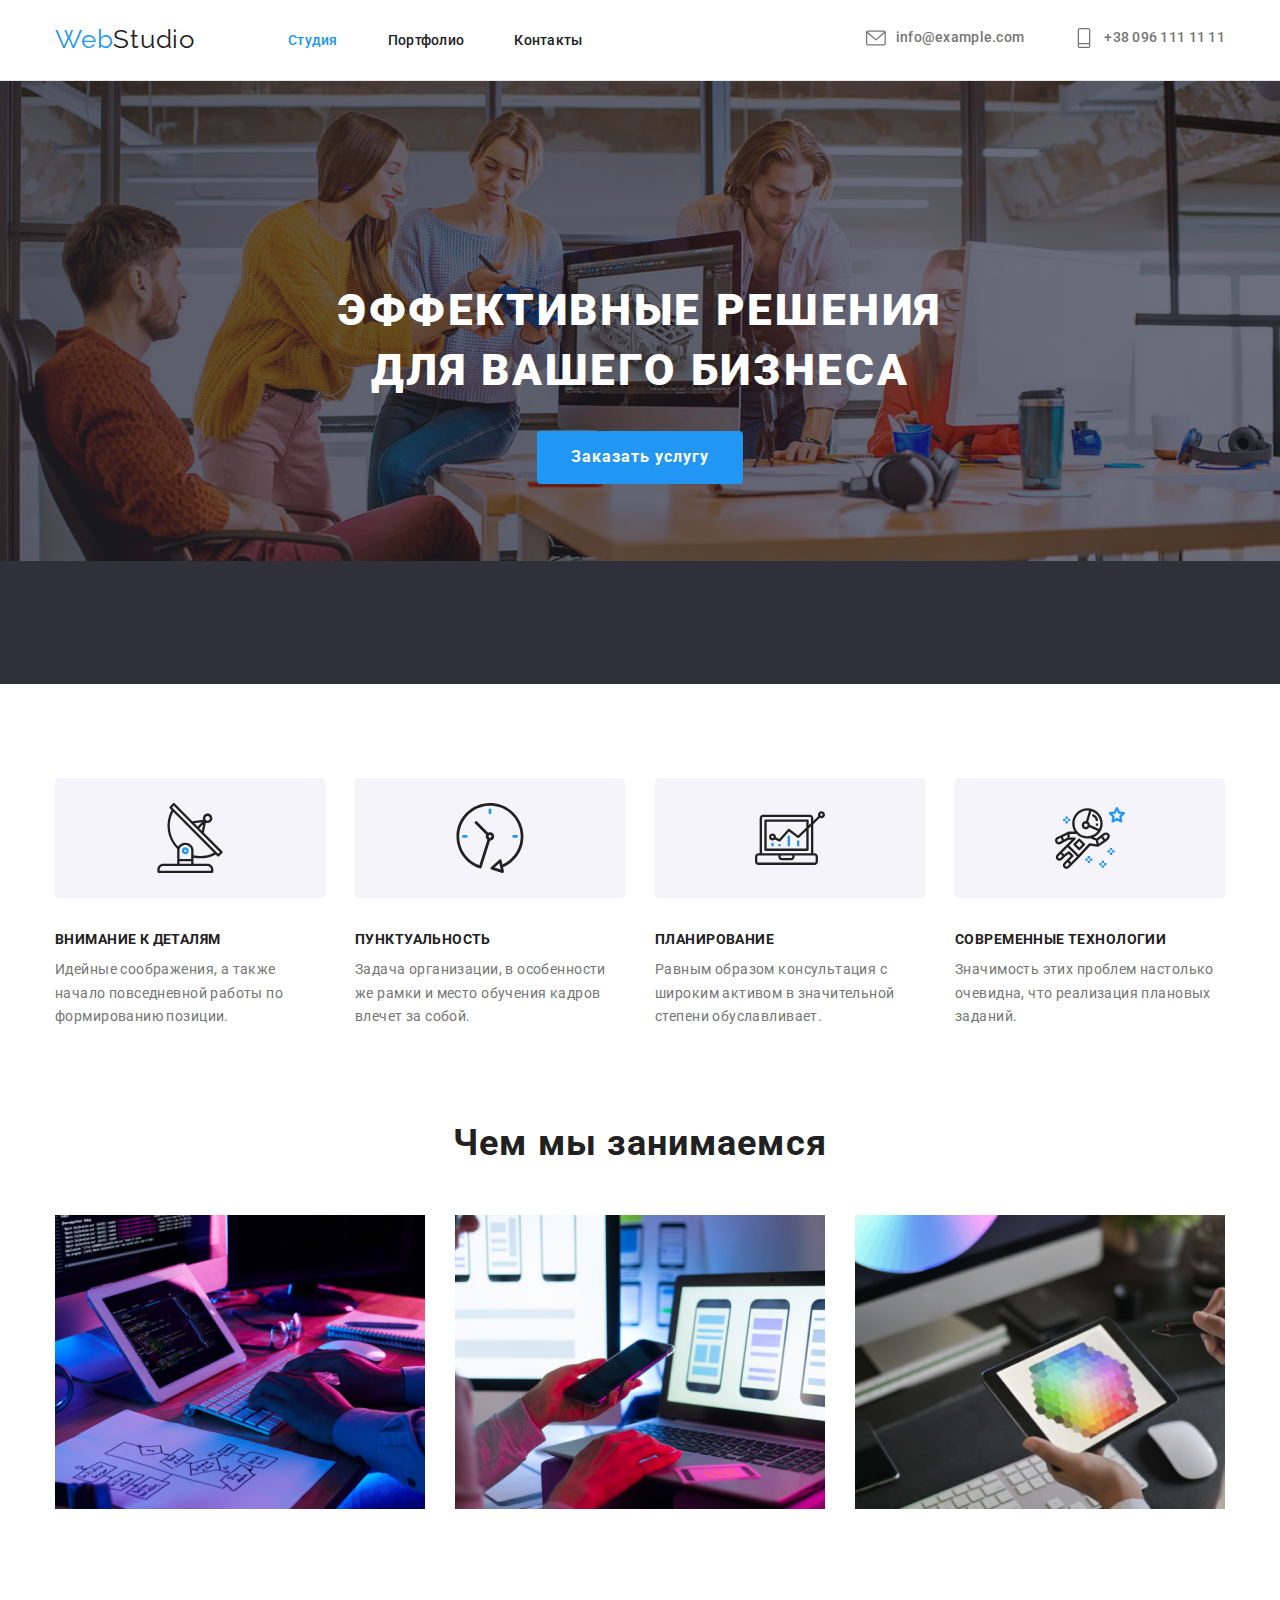
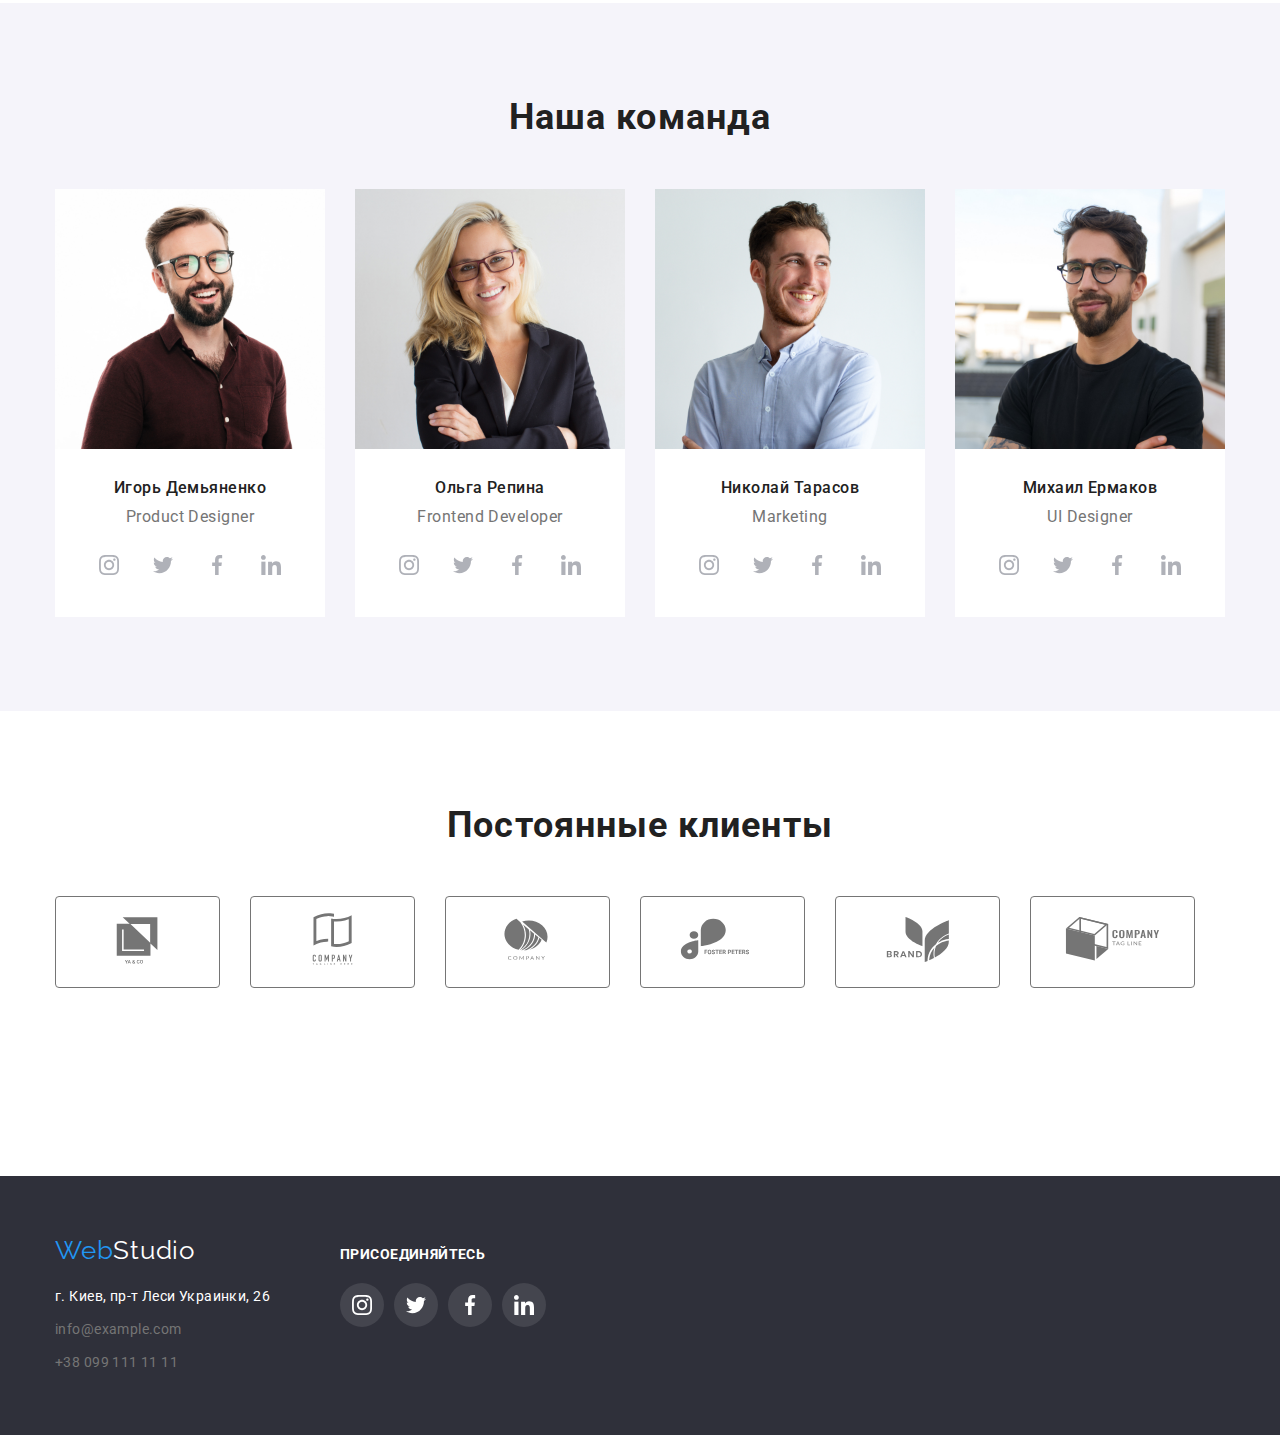
<file: index.html>
<!DOCTYPE html>
<html lang="en">

<head>
    <meta charset="UTF-8" />
    <meta http-equiv="X-UA-Compatible" content="IE=edge" />
    <meta name="viewport" content="width=device-width, initial-scale=1.0" />
    <title>Студия</title>
    <link rel="preconnect" href="https://fonts.googleapis.com" />
    <link rel="preconnect" href="https://fonts.gstatic.com" crossorigin />
    <link
        href="https://fonts.googleapis.com/css2?family=Raleway:wght@700&family=Roboto:wght@400;500;700;900&display=swap"
        rel="stylesheet" />
    <link rel="stylesheet" href="./modern-normalize.css" />
    <link rel="stylesheet" href="./CSS/styles.css" />
</head>

<body>
    <header class="page-header">
        <div class="container header-content">
            <a href="./index.html" class="logo">
                    Web<span class="logo_second">Studio</span>
                </a>
                <nav class="nav-block">
                    <ul class="site-nav">
                        <li class="item">
                            <a href="./index.html" class="link current">Студия</a>
                        </li>
                        <li class="item">
                            <a href="./portfolio.html" class="link">Портфолио</a>
                        </li>
                        <li class="item"><a href="" class="link">Контакты</a></li>
                    </ul>
                </nav>
                <ul class="auth-nav">
                    <li class="item">
                        <a href="mailto:info@example.com" class="link">
                            <svg class="social-icon" width="20" height="20">
                              <use href="./img/icon.svg#envelope"></use>
                            </svg>
                            info@example.com
                        </a>
                    </li>
                    <li class="item">
                        <a href="tel:+380961111111" class="link">
                            <svg class="social-icon" width="20" height="20">
                                <use href="./img/icon.svg#mobile"></use>
                            </svg>
                            +38 096 111 11 11</a>
                    </li>
                </ul>
            </div>
        </div>
    </header>
    <main>
        <section class="hero">
            <div class="container">
                <h1 class="title">
                    ЭФФЕКТИВНЫЕ РЕШЕНИЯ<br />
                    ДЛЯ ВАШЕГО БИЗНЕСА
                </h1>
                <button type="button" class="button">Заказать услугу</button>
            </div>
        </section>

        <!--Наши преимущества-->
        <section class="section">
            <div class="container">
                <h2 class="hide">Наши преимущества</h2>
                <ul class="feature-list">
                    <li class="item">
                    
                    <svg class="icon"  
                    width="70" height="70">
                    <use href="./img/icon.svg#group1"></use>
                    </svg>
                       
                        <h3 class="title">Внимание к деталям</h3>
                        <p class="text">
                            Идейные соображения, а также начало повседневной работы по
                            формированию позиции.
                        </p>
                    </li>
                    <li class="item"> 
                    <svg class="icon"  
                    width="70" height="70">
                    <use href="./img/icon.svg#group2"></use>
                    </svg>
                        <h3 class="title">Пунктуальность</h3>
                        <p class="text">
                            Задача организации, в особенности же рамки и место обучения
                            кадров влечет за собой.
                        </p>
                    </li>
                    <li class="item">
                         <svg class="icon"  
                    width="70" height="70">
                    <use href="./img/icon.svg#group3"></use>
                    </svg>
                        <h3 class="title">Планирование</h3>
                        <p class="text">
                            Равным образом консультация с широким активом в значительной
                            степени обуславливает.
                        </p>
                    </li>
                    <li class="item">
                         <svg class="icon"  
                    width="70" height="70">
                    <use href="./img/icon.svg#group4"></use>
                    </svg>
                        <h3 class="title">Современные технологии</h3>
                        <p class="text">
                            Значимость этих проблем настолько очевидна, что реализация
                            плановых заданий.
                        </p>
                    </li>
                </ul>
            </div>
        </section>
        <!--Секция "Чем мы занимаемся"-->
        <section class="section work">
            <div class="container">
                <h2 class="section-title">Чем мы занимаемся</h2>
                <ul class="works-list">
                    <li class="works">
                        <img src="./img/123.png" alt="Человек с клавиатурой" width="370" />
                    </li>
                    <li class="works">
                        <img src="./img/telefon.png" alt="Человек с телефоном" width="370" />
                    </li>
                    <li class="works">
                        <img src="./img/planshet.png" alt="Человек с планшетом" width="370" />
                    </li>
                </ul>
            </div>
        </section>
        <!--Секция "Наша команда"-->
        <section class="section team">
            <div class="container">
                <h2 class="section-title">Наша команда</h2>
                <ul class="workers-list">
                    <li class="works-img">
                        <img src="./img/Product.jpg" alt="Product designer" width="270" />
                        <div class="team-section">
                            <h3 class="title">Игорь Демьяненко</h3>
                            <p class="text">Product Designer</p>
                            <ul class="team-social-list">
                            <li>
                                <a href="#" class="team-social-link instagram" aria-label="Instagram">
                                    <svg class="icon-instagram">
                                        <use href="./img/icon.svg#instagram"></use>
                                    </svg>
                                </a>
                            </li>
                            <li>
                                <a href="#" class="team-social-link twitter" aria-label="Twitter">
                                    <svg class="icon-twitter">
                                        <use href="./img/icon.svg#twitter"></use>
                                    </svg>
                                </a>
                            </li>
                            <li>
                                <a href="#" class="team-social-link facebook" aria-label="Facebook">
                                    <svg class="icon-facebook">
                                        <use href="./img/icon.svg#facebook"></use>
                                    </svg>
                                </a>
                            </li>
                            <li>
                                <a href="#" class="team-social-link linkedIn" aria-label="LinkedIn">
                                    <svg class="icon-linkedIn">
                                        <use href="./img/icon.svg#linkedin"></use>
                                    </svg>
                                </a>
                            </li>
                        </ul>
                        </div>
                        
                    </li>
                    <li class="works-img">
                        <img src="./img/frontend.jpg" alt="Frontend developer" width="270" />
                        <div class="team-section">
                            <h3 class="title">Ольга Репина</h3>
                            <p class="text">Frontend Developer</p>
                             <ul class="team-social-list">
                            <li>
                                <a href="#" class="team-social-link instagram" aria-label="Instagram">
                                    <svg class="icon-instagram">
                                        <use href="./img/icon.svg#instagram"></use>
                                    </svg>
                                </a>
                            </li>
                            <li>
                                <a href="#" class="team-social-link twitter" aria-label="Twitter">
                                    <svg class="icon-twitter">
                                        <use href="./img/icon.svg#twitter"></use>
                                    </svg>
                                </a>
                            </li>
                            <li>
                                <a href="#" class="team-social-link facebook" aria-label="Facebook">
                                    <svg class="icon-facebook">
                                        <use href="./img/icon.svg#facebook"></use>
                                    </svg>
                                </a>
                            </li>
                            <li>
                                <a href="#" class="team-social-link linkedIn" aria-label="LinkedIn">
                                    <svg class="icon-linkedIn">
                                        <use href="./img/icon.svg#linkedin"></use>
                                    </svg>
                                </a>
                            </li>
                        </ul>
                        </div>
                       
                    </li>
                    <li class="works-img">
                        <img src="./img/marketing.jpg" alt="Marketing" width="270" />
                        <div class="team-section">
                            <h3 class="title">Николай Тарасов</h3>
                            <p class="text">Marketing</p>
                            <ul class="team-social-list">
                            <li>
                                <a href="#" class="team-social-link instagram" aria-label="Instagram">
                                    <svg class="icon-instagram">
                                        <use href="./img/icon.svg#instagram"></use>
                                    </svg>
                                </a>
                            </li>
                            <li>
                                <a href="#" class="team-social-link twitter" aria-label="Twitter">
                                    <svg class="icon-twitter">
                                        <use href="./img/icon.svg#twitter"></use>
                                    </svg>
                                </a>
                            </li>
                            <li>
                                <a href="#" class="team-social-link facebook" aria-label="Facebook">
                                    <svg class="icon-facebook">
                                        <use href="./img/icon.svg#facebook"></use>
                                    </svg>
                                </a>
                            </li>
                            <li>
                                <a href="#" class="team-social-link linkedIn" aria-label="LinkedIn">
                                    <svg class="icon-linkedIn">
                                        <use href="./img/icon.svg#linkedin"></use>
                                    </svg>
                                </a>
                            </li>
                        </ul>
                        </div>
                    
                    </li>
                    <li class="works-img">
                        <img src="./img/UI.jpg" alt="UI Designer" width="270" />
                        <div class="team-section">
                            <h3 class="title">Михаил Ермаков</h3>
                            <p class="text">UI Designer</p>
                            <ul class="team-social-list">
                            <li>
                                <a href="#" class="team-social-link instagram" aria-label="Instagram">
                                    <svg class="icon-instagram">
                                        <use href="./img/icon.svg#instagram"></use>
                                    </svg>
                                </a>
                            </li>
                            <li>
                                <a href="#" class="team-social-link twitter" aria-label="Twitter">
                                    <svg class="icon-twitter">
                                        <use href="./img/icon.svg#twitter"></use>
                                    </svg>
                                </a>
                            </li>
                            <li>
                                <a href="#" class="team-social-link facebook" aria-label="Facebook">
                                    <svg class="icon-facebook">
                                        <use href="./img/icon.svg#facebook"></use>
                                    </svg>
                                </a>
                            </li>
                            <li>
                                <a href="#" class="team-social-link linkedIn" aria-label="LinkedIn">
                                    <svg class="icon-linkedIn">
                                        <use href="./img/icon.svg#linkedin"></use>
                                    </svg>
                                </a>
                            </li>
                        </ul>
                        </div>
                         
                    </li>
                </ul>
            </div>
        </section>
        <section class="section">
            <div class="container">
                <h2 class="section-title"> Постоянные клиенты</h2>
                <ul class="clients no-marker">
                    <li class="client-list">
                      <a href="#" class="clients-link">  
                 <svg class="clients-icons">
                  <use href="./img/icon.svg#client1"></use>
                 </svg>
                 </a>
                 </li>
                 <li class="client-list">
                      <a href="#" class="clients-link">  
                 <svg class="clients-icons">
                  <use href="./img/icon.svg#client2"></use>
                 </svg>
                 </a>
                 </li>
                 <li class="client-list">
                      <a href="#" class="clients-link">  
                 <svg class="clients-icons">
                  <use href="./img/icon.svg#client3"></use>
                 </svg>
                 </a>
                 </li>
                 <li class="client-list">
                      <a href="#" class="clients-link">  
                 <svg class="clients-icons">
                  <use href="./img/icon.svg#client4"></use>
                 </svg>
                 </a>
                 </li>
                 <li class="client-list">
                      <a href="#" class="clients-link">  
                 <svg class="clients-icons">
                  <use href="./img/icon.svg#client5"></use>
                 </svg>
                 </a>
                 </li>
                 <li class="client-list">
                      <a href="#" class="clients-link">  
                 <svg class="clients-icons">
                  <use href="./img/icon.svg#client6"></use>
                 </svg>
                 </a>
                 </li>
                </ul>
            </div>
        </section>
    </main>
    <footer class="end-page">
        <div class="container order">
           <div class="address-container">
                <a href="./index.html" class="logo">Web<span class="logo_second_color">Studio</span></a>
            </p>
            <address class="address">
                <ul class="address-section">
                    <li class="street">
                        <a href="" class="link">г. Киев, пр-т Леси Украинки, 26</a>
                    </li>
                    <li class="mail">
                        <a href="mailto:info@example.com" class="text">info@example.com</a>
                    </li>
                    <li class="mail">
                        <a href="tel:+380991111111" class="text">+38 099 111 11 11</a>
                    </li>
                </ul>
            </address>
            </div>
        <div class="footer-container">
            <p class="title-footer">Присоединяйтесь</p>
            <ul class="footer-icons no-marker">
                <li class="footer-list">
                    <a href="#" class="footer-link" aria-label="Instagram">
                        <svg class="join-media" width="20" height="20">
                         <use href="./img/icon.svg#instagram"></use>
                        </svg>
                    </a>
                </li>
                <li class="footer-list">
                    <a href="#" class="footer-link" aria-label="Twitter">
                        <svg class="join-media" width="20" height="20">
                         <use href="./img/icon.svg#twitter"></use>
                        </svg>
                    </a>
                </li>
                <li class="footer-list">
                    <a href="#" class="footer-link" aria-label="Facebook">
                        <svg class="join-media" width="20" height="20">
                         <use href="./img/icon.svg#facebook"></use>
                        </svg>
                    </a>
                </li>
                <li class="footer-list">
                    <a href="#" class="footer-link" aria-label="LinkedIn">
                        <svg class="join-media" width="20" height="20">
                         <use href="./img/icon.svg#linkedin"></use>
                        </svg>
                    </a>
                </li>
            </ul>
        </div>
        </div>
    </footer>
</body>
</html>
</file>
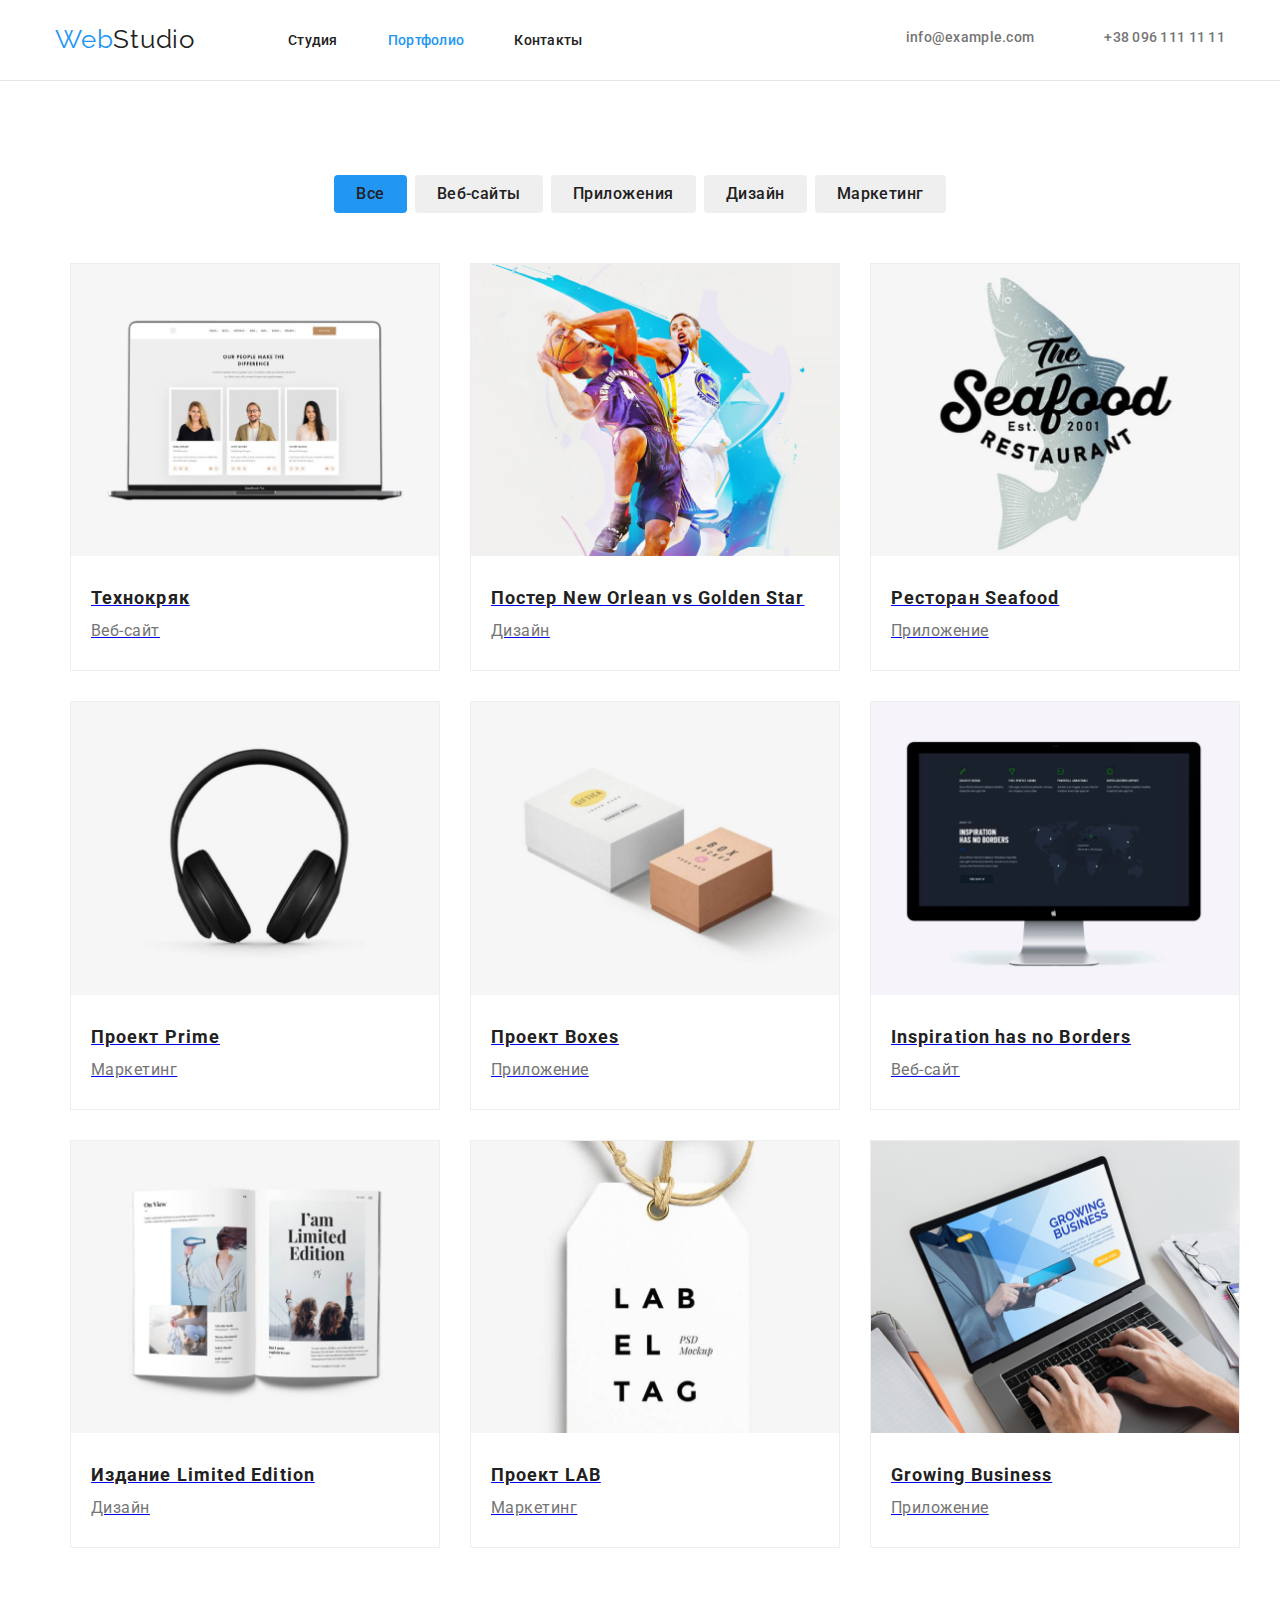
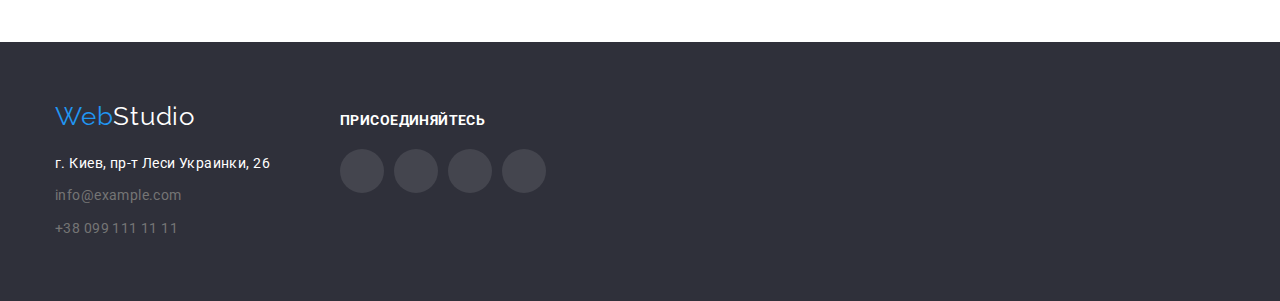
<file: portfolio.html>
<!DOCTYPE html>
<html lang="en">

<head>
    <meta charset="UTF-8" />
    <meta http-equiv="X-UA-Compatible" content="IE=edge" />
    <meta name="viewport" content="width=device-width, initial-scale=1.0" />
    <title>Портфолио</title>
    <link rel="preconnect" href="https://fonts.googleapis.com" />
    <link rel="preconnect" href="https://fonts.gstatic.com" crossorigin />
    <link
        href="https://fonts.googleapis.com/css2?family=Raleway:wght@700&family=Roboto:wght@400;500;700;900&display=swap"
        rel="stylesheet" />
    <link rel="stylesheet" href="./modern-normalize.css" />
    <link rel="stylesheet" href="./CSS/styles.css" />
</head>

<body>
    <header class="page-header">
        <div class="container header-content">
            <a href="./index.html" class="logo">
                Web<span class="logo_second">Studio</span>
            </a>
            <nav class="nav-block">
                <ul class="site-nav">
                    <li class="item">
                        <a href="./index.html" class="link">Студия</a>
                    </li>
                    <li class="item">
                        <a href="./portfolio.html" class="link current">Портфолио</a>
                    </li>
                    <li class="item"><a href="" class="link">Контакты</a></li>
                </ul>
            </nav>
            <ul class="auth-nav">
                <li class="item">
                    <a href="mailto:info@example.com" class="link">
                        <svg class="social-icon" width="16" height="12">
                            <use href="./img/icon.svg#icon-envelope"></use>
                        </svg>
                        info@example.com
                    </a>
                </li>
                <li class="item">
                    <a href="tel:+380961111111" class="link">
                        <svg class="social-icon" width="10" height="16">
                            <use href="./img/icon.svg#icon-smartphone"></use>
                        </svg>
                        +38 096 111 11 11</a>
                </li>
            </ul>
        </div>
    </header>
    <main>
        <!--Наши проекты-->
        <section class="section">
            <div class="container">
                <h1 class="hidden">Проекты</h1>
                <ul class="btn">
                    <li class="item">
                        <button class="filter-button current" type="button">Все</button>
                    </li>
                    <li class="item">
                        <button class="filter-button" type="button">Веб-сайты</button>
                    </li>
                    <li class="item">
                        <button class="filter-button" type="button">Приложения</button>
                    </li>
                    <li class="item">
                        <button class="filter-button" type="button">Дизайн</button>
                    </li>
                    <li class="item">
                        <button class="filter-button" type="button">Маркетинг</button>
                    </li>
                </ul>
            <ul class="projects">
                <li class="element">
                    <a class="projects-link" href="/">
                    <img src="./img/techno.png" alt="Технокряк" width="370" />
                    <div class="products">
                        <h2 class="link">Технокряк</h2>
                        <p class="text">Веб-сайт</p>
                    </div>
                    </a>
                </li>
                <li class="element">
                    <a class="projects-link" href="/">
                    <img src="./img/ball.png" alt="Постер New Orlean vs Golden Star" width="370" />
                    <div class="products">
                        <h2 class="link">Постер New Orlean vs Golden Star</h2>
                        <p class="text">Дизайн</p>
                    </div>
                    </a>
                </li>
                <li class="element">
                    <a class="projects-link" href="/">
                    <img src="./img/4.png" alt="Ресторан Seafood" width="370" />
                    <div class="products">
                        <h2 class="link">Ресторан Seafood</h2>
                        <p class="text">Приложение</p>
                    </div>
                    </a>
                </li>
                <li class="element">
                    <a class="projects-link" href="/">
                    <img src="./img/5.png" alt="Проект Prime" width="370" />
                    <div class="products">
                        <h2 class="link">Проект Prime</h2>
                        <p class="text">Маркетинг</p>
                    </div>
                    </a>
                </li>
                <li class="element">
                    <a class="projects-link" href="/">
                    <img src="./img/6.png" alt="Проект Boxes" width="370" />
                    <div class="products">
                        <h2 class="link">Проект Boxes</h2>
                        <p class="text">Приложение</p>
                    </div>
                    </a>
                </li>
                <li class="element">
                    <a class="projects-link" href="/">
                    <img src="./img/7.png" alt="Inspiration has no Borders" width="370" />
                    <div class="products">
                        <h2 class="link">Inspiration has no Borders</h2>
                        <p class="text">Веб-сайт</p>
                    </div>
                    </a>
                </li>
                <li class="element">
                    <a class="projects-link" href="/">
                    <img src="./img/8.png" alt="Издание Limited Edition" width="370" />
                    <div class="products">
                        <h2 class="link">Издание Limited Edition</h2>
                        <p class="text">Дизайн</p>
                    </div>
                    </a>
                </li>
                <li class="element">
                    <a class="projects-link" href="/">
                    <img src="./img/9.png" alt="Проект LAB" width="370" />
                    <div class="products">
                        <h2 class="link">Проект LAB</h2>
                        <p class="text">Маркетинг</p>
                    </div>
                    </a>
                </li>
                <li class="element">
                    <a class="projects-link" href="/">
                    <img src="./img/10.png" alt="Growing Business" width="370" />
                    <div class="products">
                        <h2 class="link">Growing Business</h2>
                        <p class="text">Приложение</p>
                    </div>
                    </a>
                </li>
            </ul>
            </div>
        </section>
    </main>
    <footer class="end-page">
        <div class="container order">
            <div class="address-container">
                <a href="./index.html" class="logo">Web<span class="logo_second_color">Studio</span></a>
                </p>
                <address class="address">
                    <ul class="address-section">
                        <li class="street">
                            <a href="" class="link">г. Киев, пр-т Леси Украинки, 26</a>
                        </li>
                        <li class="mail">
                            <a href="mailto:info@example.com" class="text">info@example.com</a>
                        </li>
                        <li class="mail">
                            <a href="tel:+380991111111" class="text">+38 099 111 11 11</a>
                        </li>
                    </ul>
                </address>
            </div>
            <div class="footer-container">
                <p class="title-footer">Присоединяйтесь</p>
                <ul class="footer-icons no-marker">
                    <li class="footer-list">
                        <a href="#" class="footer-link" aria-label="Instagram">
                            <svg class="join-media" width="20" height="20">
                                <use href="./img/icon.svg#icon-instagram"></use>
                            </svg>
                        </a>
                    </li>
                    <li class="footer-list">
                        <a href="#" class="footer-link" aria-label="Twitter">
                            <svg class="join-media" width="20" height="20">
                                <use href="./img/icon.svg#icon-twitter"></use>
                            </svg>
                        </a>
                    </li>
                    <li class="footer-list">
                        <a href="#" class="footer-link" aria-label="Facebook">
                            <svg class="join-media" width="20" height="20">
                                <use href="./img/icon.svg#icon-facebook"></use>
                            </svg>
                        </a>
                    </li>
                    <li class="footer-list">
                        <a href="#" class="footer-link" aria-label="LinkedIn">
                            <svg class="join-media" width="20" height="20">
                                <use href="./img/icon.svg#icon-linkedin"></use>
                            </svg>
                        </a>
                    </li>
                </ul>
            </div>
        </div>
    </footer>
</body>

</html>
</file>
<file: CSS/styles.css>
:root {
  --primary-text-color: #757575;
  --litle-text-color: #212121;
  --accent-color: #2196f3;
  --additional-color: #ffffff;
}
body {
  font-family: Roboto, sans-serif;
  color: var(--primary-text-color);
}
ul {
  margin: 0;
  padding: 0;
  list-style: none;
}

.container {
  width: 1200px;
  margin-left: auto;
  margin-right: auto;
  padding: 0 15px;
}
h1,
h2,
h3,
p {
  margin: 0;
  padding: 0;
}

.link {
  margin: 0;
  padding: 0;
  list-style: none;
}
.header-content {
  align-items: center;
  display: flex;
}
.page-header {
  border-bottom: 1px solid #e5e5e5;
}

/*logo*/
.logo {
  font-family: Raleway, sans-serif;
  font-size: 26px;
  line-height: 1.12;
  letter-spacing: 0.03em;
  color: var(--accent-color);
  text-decoration: none;
}
.logo_second {
  color: var(--litle-text-color);
}

/*site-nave*/
.nav-block {
  margin-left: 93px;
}

.site-nav {
  display: flex;
}
.auth-nav {
  display: flex;
  margin-left: auto;
}
.social-icon {
  margin-right: 10px;
  fill: currentColor;
}
.link:hover .social-icon,
.link:focus .social-icon {
  fill: var(--accent-color);
}
.link:hover,
.link:hover {
  color: var(--accent-color);
}

.site-nav .item {
  margin-right: 50px;
}
.site-nav .item:last-child {
  margin-right: 0;
}

.site-nav .link {
  display: block;
  padding: 32px 0;
  color: var(--litle-text-color);
  text-decoration: none;
  font-weight: 500;
  font-size: 14px;
  line-height: 1.14x;
  letter-spacing: 0.02em;
}
.site-nav .link:hover,
.site-nav .link:focus {
  color: var(--accent-color);
  display: block;
}
.site-nav .link.current {
  color: var(--accent-color);
}
.auth-nav .item + .item {
  margin-left: 50px;
}
.auth-nav .link {
  color: var(--primary-text-color);
  text-decoration: none;
  font-weight: 500;
  font-size: 14px;
  line-height: 1.14;
  letter-spacing: 0.02em;
  align-items: center;
  display: inline-flex;
}
.auth-nav .link:hover,
.auth-nav .link:focus {
  color: var(--accent-color);
}
.auth-nav .link.current {
  color: var(--accent-color);
}
.hero {
  background-image: linear-gradient(
      to right,
      rgba(47, 48, 58, 0.5),
      rgba(47, 48, 58, 0.3)
    ),
    url(../img/header.jpg);
  background-size: contain;
  background-repeat: no-repeat;
  background-color: rgba(47, 48, 58, 1);
  text-align: center;
  padding: 200px 0;
}

.hero .title {
  color: var(--additional-color);
  font-weight: 900;
  font-size: 44px;
  line-height: 1.36;
  letter-spacing: 0.06em;
}
.hero .button {
  font-weight: 700;
  font-size: 16px;
  line-height: 1.8;
  background-color: var(--accent-color);
  color: var(--additional-color);
  margin-left: auto;
  margin-right: auto;
  cursor: pointer;
  display: inline-block;
  padding: 10px 32px;
  margin-top: 30px;
  border-color: transparent;
  letter-spacing: 0.06em;
  border-radius: 4px;
}

/*Наши преимущества */
.section {
  padding-top: 94px;
  padding-bottom: 94px;
}
.hide {
  position: absolute;
  width: 1px;
  height: 1px;
  margin: -1px;
  padding: 0;
  overflow: hidden;
  border: 0;
  clip: rect(0 0 0 0);
}

.feature-list {
  display: flex;
  align-items: center;
}
.feature-list .item:not(:last-child) {
  margin-right: 30px;
}

.feature-list .title {
  font-weight: 700;
  font-size: 14px;
  line-height: 1.14;
  letter-spacing: 0.03em;
  text-transform: uppercase;
  color: var(--litle-text-color);
  margin-bottom: 10px;
  align-items: center;
}
.feature-list .text {
  font-weight: 400;
  font-size: 14px;
  line-height: 1.7;
  color: var(--primary-text-color);
  letter-spacing: 0.03em;
}
.feature-list .icon {
  width: 270px;
  height: 120px;
  border-radius: 4px;
  margin-bottom: 30px;
  background-color: #f5f4fa;
  justify-content: center;
  align-items: center;
  display: inline-flex;
}

.section.work {
  padding-top: 0;
  padding-bottom: 94px;
}

.section-title {
  text-align: center;
  margin-bottom: 50px;
  font-weight: 700;
  font-size: 36px;
  line-height: 1.16;
  letter-spacing: 0.03em;
  color: var(--litle-text-color);
}
.works-list {
  display: flex;
}
img {
  display: block;
  max-width: 100%;
  height: auto;
}
.works:not(:last-child) {
  margin-right: 30px;
}
.team {
  background: #f5f4fa;
}
.workers-list {
  display: flex;
}
.works-img:not(:last-child) {
  margin-right: 30px;
}
.works-img {
  background-color: var(--additional-color);
}
.workers-list .title {
  font-weight: 500;
  font-size: 16px;
  line-height: 1.18;
  color: var(--litle-text-color);
  text-align: center;
  letter-spacing: 0.03em;
}
.workers-list .text {
  font-weight: 400;
  line-height: 19px;
  font-size: 16px;
  line-height: 1.18;
  color: var(--primary-text-color);
  text-align: center;
  letter-spacing: 0.03em;
  margin-top: 10px;
}
.team-section {
  padding-top: 30px;
  padding-bottom: 30px;
  border-radius: 0px 0px 4px 4px;
}
.team-social-list {
  display: flex;
  justify-content: center;
  padding-left: 0;
  margin-top: 16px;
}

.team-social-list li:not(:last-child) {
  margin-right: 10px;
}
.team-social-list li {
  list-style: none;
}
.team-social-link {
  display: block;
  width: 44px;
  height: 44px;
  border-radius: 50%;
}
.team-social-link:hover,
.team-social-link:focus {
  fill: var(--additional-color);
}
.team-social-link:hover,
.team-social-link:focus {
  background-color: var(--accent-color);
}

.icon-instagram,
.icon-twitter,
.icon-facebook,
.icon-linkedIn {
  width: 20px;
  height: 20px;
  fill: #afb1b8;
}
.instagram,
.twitter,
.facebook,
.linkedIn {
  display: flex;
  justify-content: center;
  align-items: center;
}
.section-title {
  color: var(--litle-text-color);
  font-weight: 700;
  font-size: 36px;
  line-height: 1.16;
  text-align: center;
  margin: 0;
  padding-bottom: 50px;
}
.no-marker {
  list-style: none;
  padding: 0;
  margin: 0;
}
.clients {
  display: flex;
  justify-content: center;
  padding-bottom: 94px;
}

.clients-icons {
  width: 106px;
  height: 60px;
  color: var(--primary-text-color);
  fill: currentColor;
}
.client-list {
  margin-right: 30px;
  border: 1px solid var(--primary-text-color);
  background-color: var(--additional-color);
  border-radius: 4px;
  color: var(--additional-color);
  width: 170px;
  height: 92px;
  display: flex;
  justify-content: center;
  align-items: center;
}
.clients-list:hover,
.clients-list:focus {
  background-color: var(--accent-color);
}
.clients-list:hover .clients-icons,
.clients-list:focus .clients-icons {
  fill: var(--additional-color);
}
li {
  display: list-item;
  text-align: -webkit-match-parent;
}
.end-page {
  padding: 60px 0;
  background-color: #2f303a;
}
.container.order {
  display: flex;
  align-items: baseline;
}
.footer-container {
  display: flex;
  width: 206px;
  height: 80px;
  flex-direction: column;
}
.address-container {
  margin-right: 70px;
}

.logo_second_color {
  color: var(--additional-color);
}
.address {
  font-style: normal;
  font-size: 14px;
  line-height: 1.71;
  letter-spacing: 0.03em;
  margin-top: 20px;
}
.address-section {
  margin-bottom: 0;
  padding: 0;
  display: inline;
}
.address .street:not(:last-child) {
  margin-bottom: 9px;
}
.address .mail:not(:last-child) {
  margin-bottom: 9px;
}
.address-section .link {
  font-weight: 400;
  font-size: 14px;
  line-height: 1.7;
  color: var(--additional-color);
  letter-spacing: 0.03em;
  text-decoration: none;
  font-style: normal;
}
.address-section .text {
  font-weight: 400;
  font-size: 14px;
  line-height: 1.71;
  letter-spacing: 0.03em;
  color: var(--primary-text-color);
  text-decoration: none;
  font-style: normal;
}
.title-footer {
  font-weight: bold;
  line-height: 1.14;
  color: var(--additional-color);
  text-transform: uppercase;
  letter-spacing: 0.03em;
  font-size: 14px;
  margin-bottom: 20px;
  font-weight: 700;
}
.footer-link {
  color: var(--additional-color);
  width: 44px;
  height: 44px;
  justify-content: center;
  align-items: center;
  border-radius: 50%;
}
.footer-icons {
  padding: 0;
  display: flex;
  list-style: none;
}
.footer-list {
  border: none;
  border-radius: 50%;
  align-items: center;
  display: flex;
  margin-right: 10px;
  background-color: rgba(255, 255, 255, 0.1);
}
.join-media {
  fill: currentColor;
}
.footer-icons a {
  display: flex;
}
.footer-list:not(:last-child) {
  margin-right: 10px;
}
.footer-link:hover,
.footer-link:focus {
  color: var(--additional-color);
  background-color: var(--accent-color);
}
.footer-link:hover,
.footer-link:hover {
  fill: var(--accent-color);
}

/*portfolio section */

.section .hidden {
  position: absolute;
  width: 1px;
  height: 1px;
  margin: -1px;
  padding: 0;
  overflow: hidden;
  border: 0;
  clip: rect(0 0 0 0);
}
.btn {
  margin-bottom: 50px;
  display: flex;
  justify-content: center;
}
.btn .item + .item {
  margin-left: 8px;
}

.btn .current {
  font-weight: 500;
  font-size: 16px;
  line-height: 1.62;
  text-align: center;
  letter-spacing: 0.03em;
  color: var(--additional-color);
  background-color: var(--accent-color);
  cursor: pointer;
  border-radius: 4px;
  cursor: pointer;
  padding: 6px 22px;
  margin: 0;
  border: transparent;
}
.btn .filter-button {
  font-weight: 500;
  font-size: 16px;
  line-height: 1.62;
  text-align: center;
  letter-spacing: 0.03em;
  color: var(--litle-text-color);
  cursor: pointer;
  border-radius: 4px;
  cursor: pointer;
  padding: 6px 22px;
  margin: 0;
  border: transparent;
}
.btn .filter-button:hover,
.btn .filter-button:focus {
  background-color: var(--accent-color);
  color: var(--additional-color);
}
.projects {
  display: flex;
  flex-wrap: wrap;
}
.projects .link {
  font-weight: 700;
  font-size: 18px;
  line-height: 2;
  letter-spacing: 0.06em;
  color: var(--litle-text-color);
  margin: 0;
}
.projects .text {
  font-weight: 400;
  font-size: 16px;
  line-height: 1.88;
  letter-spacing: 0.03em;
  color: var(--primary-text-color);
}
.project .title {
  display: none;
}
.project .btn {
  display: flex;
}
.project .item {
}

.projects {
  display: flex;
  flex-wrap: wrap;
  width: 1230px;
  padding-left: 15px;
  padding-right: 15px;
  margin-left: auto;
  margin-right: auto;
}
.element {
  width: calc((100% - 90px) / 3);
  margin-right: 30px;
  margin-bottom: 30px;
  border: 1px solid #eeeeee;
}
.element:nth-child(3n) {
  margin-right: 0px;
}
.element:nth-last-child(-n + 3) {
  margin-bottom: 0px;
}
.products {
  padding: 24px 20px 24px 20px;
}
</file>
